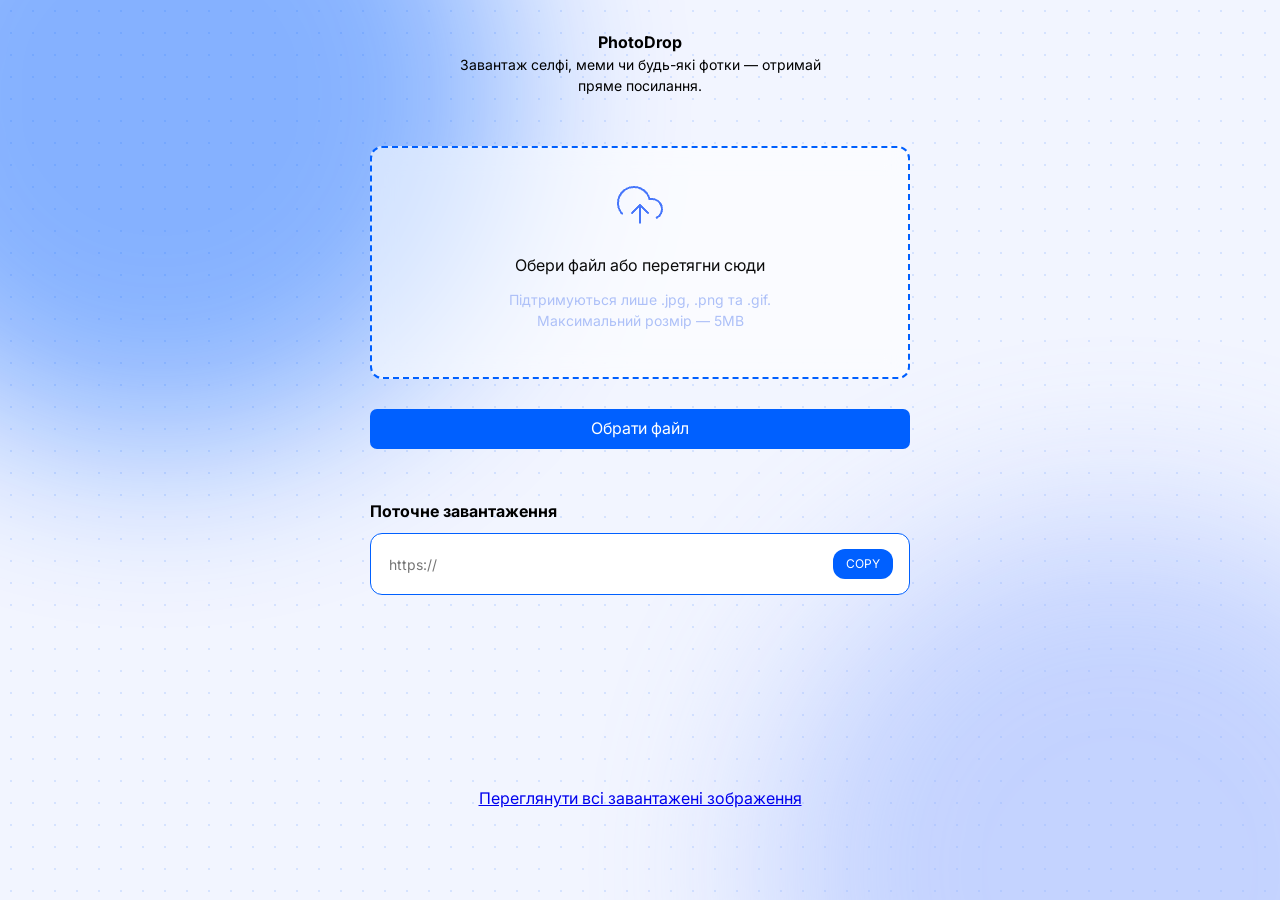
<file: templates/index.html>
<!DOCTYPE html>
<html lang="uk">

<head>
    <meta charset="UTF-8">
    <meta name="viewport" content="width=device-width, initial-scale=1.0">
    <title>PhotoDrop</title>
    <link rel="stylesheet" href="/static/css/reset.css">
    <link rel="preconnect" href="https://fonts.googleapis.com">
    <link rel="preconnect" href="https://fonts.gstatic.com" crossorigin>
    <link
        href="https://fonts.googleapis.com/css2?family=Inter:ital,opsz,wght@0,14..32,100..900;1,14..32,100..900&display=swap"
        rel="stylesheet">
    <link rel="stylesheet" href="/static/css/style.css">
</head>

<body>
    <section class="upload__intro">
        <h2 class="upload__title">PhotoDrop</h2>
        <p class="upload__description">Завантаж селфі, меми чи будь-які фотки — отримай пряме посилання.</p>
    </section>
    <section class="upload__form">
        <div class="upload__dropzone">
            <div class="upload__icon">
                <img src="/static/img/icon/feather_upload-cloud.png" alt="icon">
            </div>
            <p class="upload__promt">Обери файл або перетягни сюди</p>
            <p class="upload__info">Підтримуються лише .jpg, .png та .gif. <br>
                Максимальний розмір — 5MB</p>
        </div>
        <div class="upload__button">
            <input type="file" id="file-upload" accept="image/*" style="display: none;">
            <label for="file-upload" class="upload__button-btn">Обрати файл</label>
        </div>
        <div class="upload__container">
            <div class="upload__group">
                <h2 class="upload__title-current">Поточне завантаження</h2>
                <div class="upload__label">
                    <input type="text" class="upload__input" placeholder="https://" readonly />
                    <button class="upload__copy">COPY</button>
                </div>
            </div>
        </div>
    </section>

    <p style="text-align:center; margin-top: 2rem;">
        <a href="/images-list">Переглянути всі завантажені зображення</a>
    </p>
</body>
<script src="/static/js/upload.js"></script>

</html>
</file>
<file: static/css/style.css>
body {
    background-color: #F2F5FF;
    font-family: "Inter", sans-serif;
    color: rgb(255, 255, 255);
    min-height: 100vh;
    /* faint dot grid */
    background-image: radial-gradient(rgba(0, 96, 255, 0.12) 1px, transparent 1px);
    background-size: 22px 22px;
}

/* background: two soft blue "aurora" blobs drifting behind the page */
body::before,
body::after {
    content: "";
    position: fixed;
    z-index: -1;
    width: 55vmax;
    height: 55vmax;
    border-radius: 50%;
    filter: blur(90px);
    opacity: 0.45;
    pointer-events: none;
}

body::before {
    top: -20vmax;
    left: -15vmax;
    background: rgb(0, 96, 255);
    animation: drift-a 22s ease-in-out infinite alternate;
}

body::after {
    bottom: -25vmax;
    right: -15vmax;
    background: rgb(140, 170, 255);
    animation: drift-b 28s ease-in-out infinite alternate;
}

@keyframes drift-a {
    to { transform: translate(18vw, 14vh) scale(1.15); }
}

@keyframes drift-b {
    to { transform: translate(-16vw, -12vh) scale(0.9); }
}

/* people who turned off animations in their OS get a still background */
@media (prefers-reduced-motion: reduce) {
    body::before,
    body::after {
        animation: none;
    }
}

/* Header */
.header {
    display: flex;
    flex-direction: column;
    align-items: center;
    padding-top: 30px;
}

.header__title {
    text-align: center;
    font-size: 16px;
    width: 700px;

}

.header__text {
    padding-top: 4px;
    font-size: 14px;
}

/* button */
.header__button {
    display: flex;
    justify-content: center;
    padding-top: 40px;
}

.header__button-btn {
    position: absolute;
    text-transform: uppercase;
    padding: 12px 16px;
    font-size: 12px;
    background-color: rgb(0, 96, 255);
    color: rgb(255, 255, 255);
    width: 160px;
    height: 40px;
    border: none;
    border-radius: 7px;
}

/* hero__img */
.hero {
    display: flex;
    justify-content: center;
    margin-top: 60px;
}

.hero__img {
    display: none;
}

.hero__img.is-visible {
    display: block;
}

.img {
    width: 426px;
    height: 559px;
    object-fit: cover;
}

/* upload */
.upload__intro {
    display: flex;
    flex-direction: column;
    align-items: center;
    padding-top: 30px;
    text-align: center;
    color: black;
}

.upload__title {
    font-size: 16px;
    width: 700px;

}

.upload__description {
    font-size: 14px;
    width: 400px;
}

/* upload-tabs */
.upload__tabs {
    display: flex;
    justify-content: center;
    align-items: center;
    gap: 15px;
    padding-top: 50px;

}

.upload__tab {
    all: unset;
    font-size: 20px;
    font-weight: bold;
    color: rgb(173, 192, 248); /* Неактивный цвет по умолчанию */
}

.upload__tab--active {
    color: rgb(0, 96, 255); /* Активный цвет */
}

.upload__tab:hover {
    color: rgb(105, 141, 250);
}

.upload__tab:hover {
    color: rgb(105, 141, 250);
}

/* upload-form */
.upload__form {
    display: flex;
    flex-direction: column;
    align-items: center;
    padding-top: 50px;
}

.upload__dropzone {
    border: 2px dashed rgb(0, 96, 255);
    border-radius: 12px;
    width: 540px;
    height: 233px;
    text-align: center;
    /* frosted glass, so the text stays readable over the background */
    background-color: rgba(255, 255, 255, 0.6);
    backdrop-filter: blur(12px);
}

.upload__icon {
    display: flex;
    justify-content: center;
    align-items: center;
    padding-top: 33px;
}

.upload__promt {
    padding-top: 24px;
    color: rgb(11, 11, 11);
}

.upload__info {
    padding-top: 12px;
    font-size: 14px;
    color: rgb(173, 192, 248);
}

/* upload-button */
.upload__button {
    padding-top: 30px;
    padding-bottom: 50px;
}

.upload__button-btn {
    display: inline-block;
    text-align: center;
    cursor: pointer;
    color: rgb(255, 255, 255);
    width: 540px;
    height: 40px;
    border-radius: 7px;
    background-color: rgb(0, 96, 255);
    padding-top: 7px;
    border: none;
}

/* upload-current */
.upload__container {
    display: flex;
    flex-direction: column;
    align-items: center;
    margin-bottom: 159px;
}

.upload__group {
    display: flex;
    flex-direction: column;
    width: 540px;
}

.upload__title-current {
    color: black;
    padding-bottom: 10px;
    font-size: 16px;
    text-align: left;
}

/* input + button */
.upload__label {
    display: flex;
    align-items: center;
    justify-content: space-between;
    width: 100%;
    height: 62px;
    border: 1px solid rgb(0, 96, 255);
    border-radius: 12px;
    padding: 0 16px;
    box-sizing: border-box;
    background-color: white;
}

.upload__input {
    flex-grow: 1;
    border: none;
    outline: none;
    font-size: 14px;
    background-color: transparent;
    color: black;

}

.upload__copy {
    width: 60px;
    height: 30px;
    border-radius: 12px;
    border: none;
    background-color: rgb(0, 96, 255);
    color: white;
    font-size: 12px;
    cursor: pointer;
}


/* Container for the entire table */
.file-list-container {
    max-width: 800px;
    margin: 0 auto;
    padding: 20px;
    border-radius: 8px;
    margin-bottom: 292px;
}

/* Common style for a row (both header and list item) */
.file-list-header,
.file-list-item {
    display: flex;
    justify-content: space-between;
    align-items: center;
    padding: 10px 0;
    border-bottom: 1px solid #eef0f5;
}

/* Remove border from the last item */
.file-list-item:last-child {
    border-bottom: none;
}

/* List header */
.file-list-header {
    color: #8a96b1;
    font-size: 14px;
    font-weight: 500;
}

/* Styles for columns */
.file-col {
    display: flex;
    align-items: center;
}

.file-col-name {
    flex-basis: 35%;
}

.file-col-url {
    flex-basis: 50%;
    color: #555;
    font-size: 14px;
}

.file-col-delete {
    flex-basis: 10%;
    justify-content: center;
}

/* File icon */
.file-icon {
    color: #0060ff;
    margin-right: 15px;
    font-size: 20px;
}

.delete-img {
    width: 32px;
    height: 32px;
}

/* File name */
.file-name {
    color: #333;
    font-weight: 500;
    max-width: 200px;
    white-space: nowrap;
    overflow: hidden;
    text-overflow: ellipsis;
}

/* Delete button */
.delete-btn {
    background: transparent;
    /* REMOVE THE BACKGROUND, MAKE IT TRANSPARENT */
    border: none;
    border-radius: 50%;
    cursor: pointer;
    display: flex;
    align-items: center;
    justify-content: center;
    padding: 0;
    transition: opacity 0.2s ease;
    /* Add a smooth transition for hover effect */
}

/* Hover effect */
.delete-btn:hover {
    background: transparent;
    /* REMOVE BACKGROUND ON HOVER */
    opacity: 0.7;
    /* Make the icon semi-transparent for user feedback */
}

/* images-list table */
.images-table-container {
    max-width: 800px;
    margin: 40px auto;
    padding: 0 20px;
}

.images-table {
    width: 100%;
    border-collapse: collapse;
    background-color: white;
    border-radius: 8px;
    overflow: hidden;
}

.images-table th {
    text-align: left;
    padding: 10px 12px;
    color: #8a96b1;
    font-size: 14px;
    font-weight: 500;
    border-bottom: 1px solid #eef0f5;
}

.images-table td {
    padding: 10px 12px;
    font-size: 14px;
    color: #333;
    border-bottom: 1px solid #eef0f5;
}

.images-table tr:last-child td {
    border-bottom: none;
}

.images-table a {
    color: rgb(0, 96, 255);
    text-decoration: none;
}

.images-table a:hover {
    text-decoration: underline;
}

.images-pagination {
    max-width: 800px;
    margin: 20px auto;
    padding: 0 20px;
    display: flex;
    justify-content: space-between;
}

.images-pagination a {
    color: rgb(0, 96, 255);
    text-decoration: none;
    font-weight: 500;
}

.images-pagination a:hover {
    text-decoration: underline;
}

.images-pagination span {
    color: #8a96b1;
}
</file>
